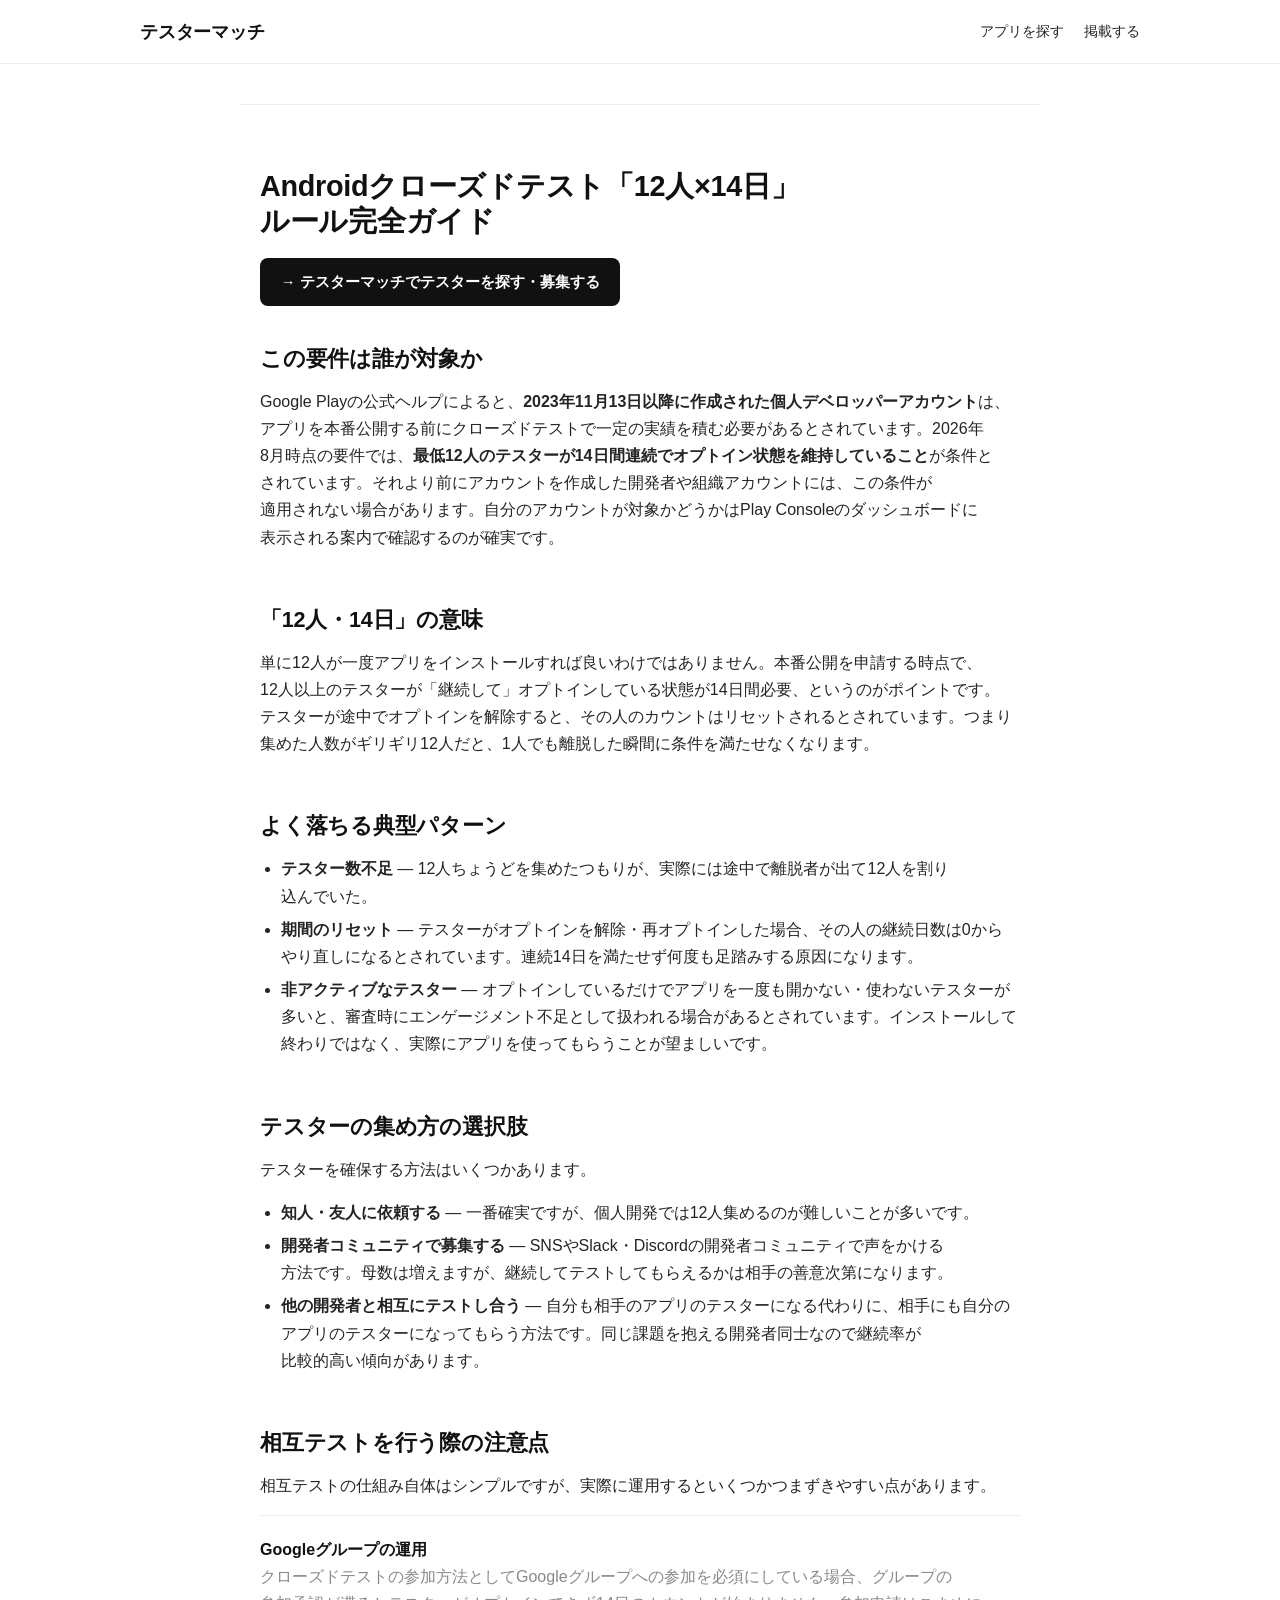
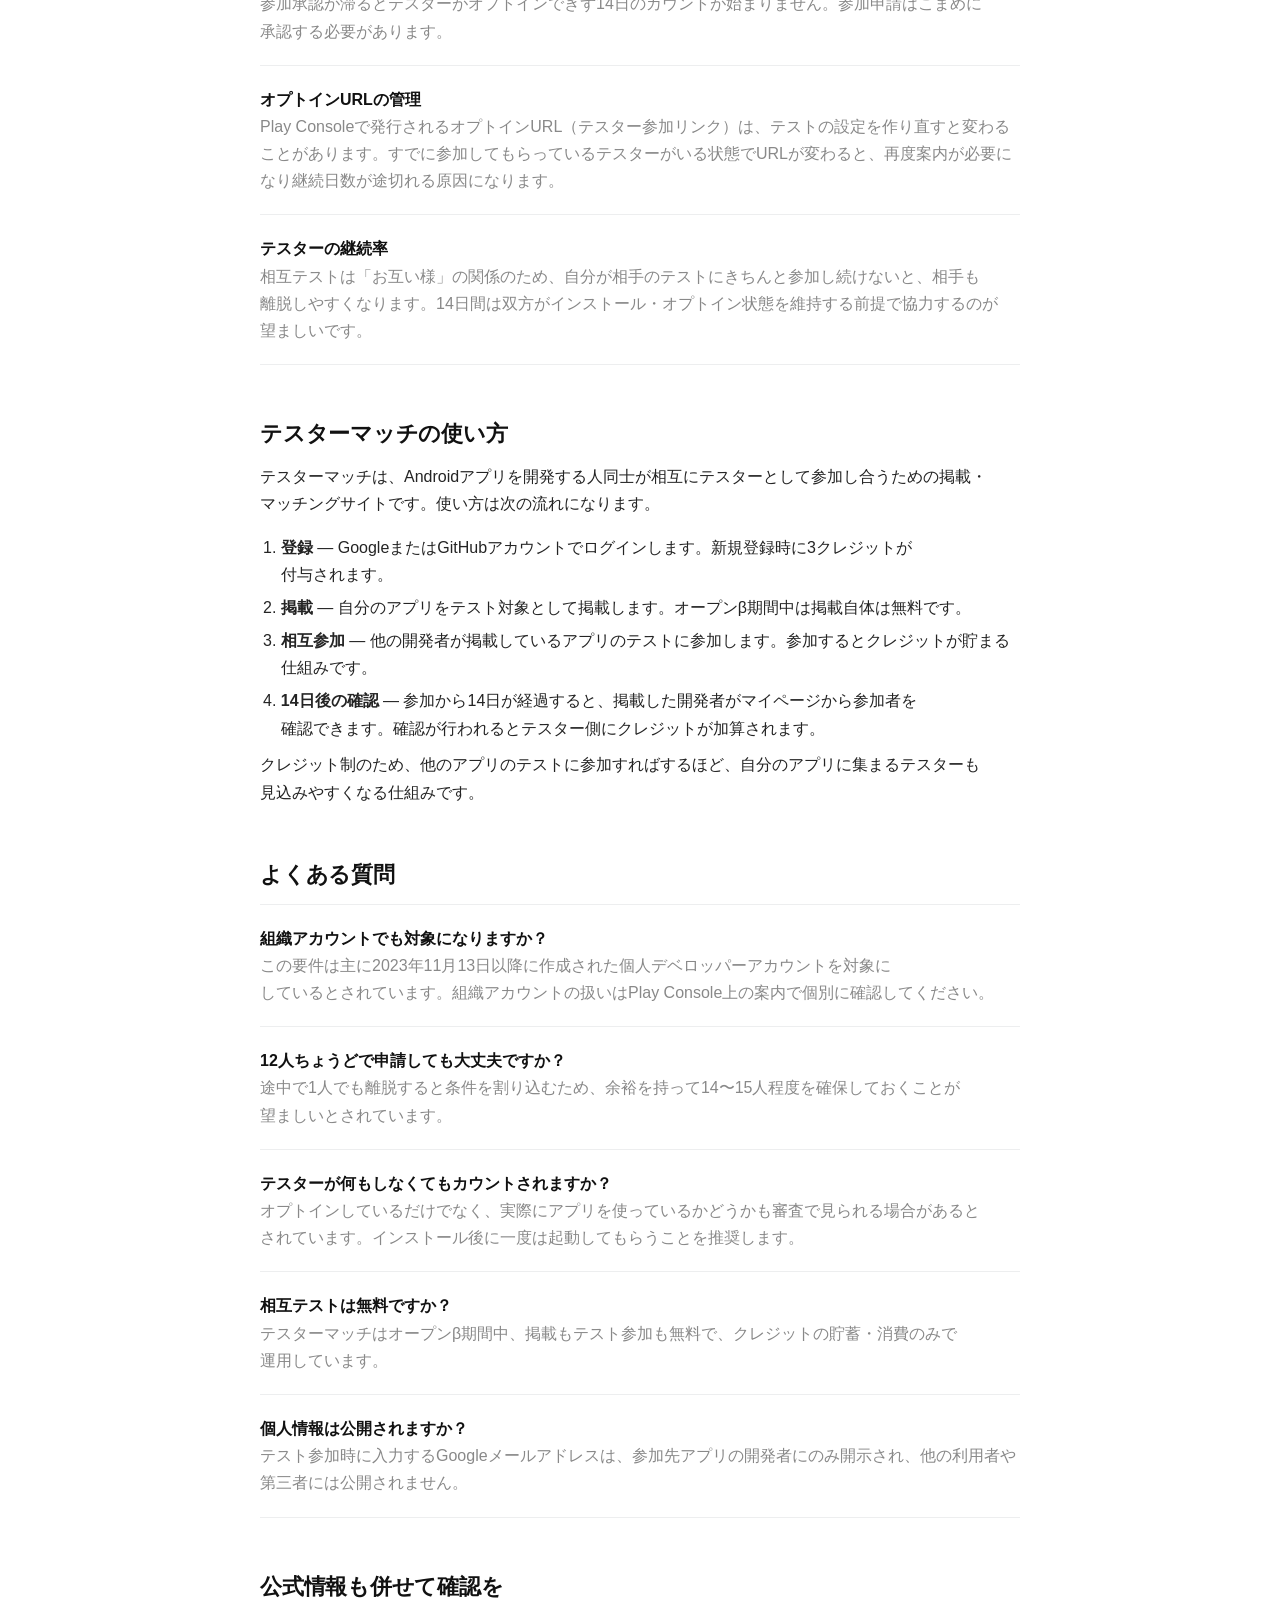
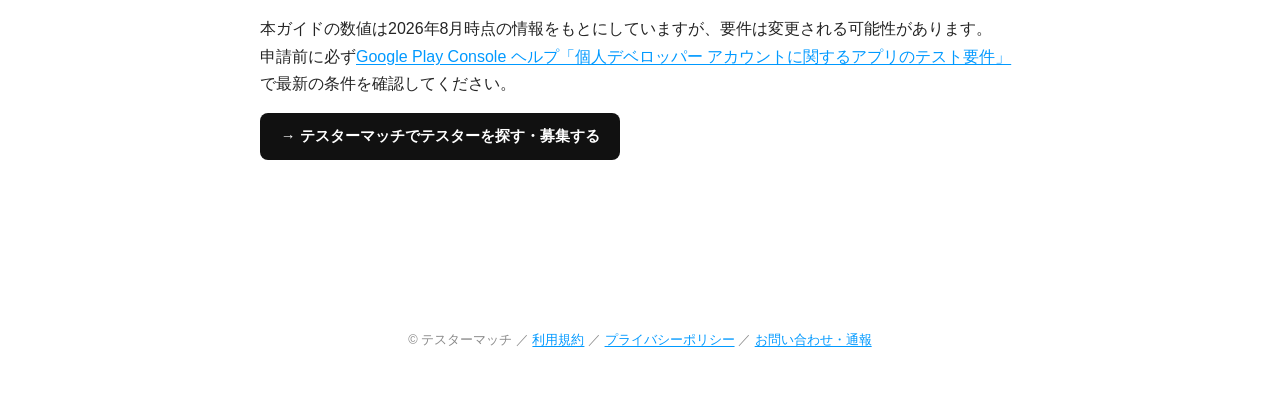
<file: docs/guide/index.html>
<!DOCTYPE html>
<html lang="ja">
<head>
<meta charset="UTF-8">
<meta name="viewport" content="width=device-width, initial-scale=1.0">
<title>Androidクローズドテスト「12人×14日」ルール完全ガイド｜テスターマッチ</title>
<script async src="https://www.googletagmanager.com/gtag/js?id=G-WL26P757KB"></script>
<script>window.dataLayer=window.dataLayer||[];function gtag(){dataLayer.push(arguments);}gtag("js",new Date());gtag("config","G-WL26P757KB");</script>
<meta name="description" content="Google Playのクローズドテスト「12人のテスターが14日間オプトインを継続」という要件を、対象アカウント・落ちる典型パターン・テスターの集め方・相互テストの注意点まで解説。個人開発者向けガイド。">
<link rel="canonical" href="https://claudetarouggl-coder.github.io/tester-match/guide/">
<link rel="icon" href="data:image/svg+xml,<svg xmlns='http://www.w3.org/2000/svg' viewBox='0 0 100 100'><text y='.9em' font-size='90'>🤝</text></svg>">
<link rel="stylesheet" href="../style.css">
</head>
<body>
<header class="site">
  <div class="row">
    <a class="brand" href="../">テスター<span>マッチ</span></a>
    <nav>
      <a href="../">アプリを探す</a>
      <a href="../#/post">掲載する</a>
    </nav>
  </div>
</header>

<main id="view">
<section class="seo">
  <h1>Androidクローズドテスト「12人×14日」ルール完全ガイド</h1>

  <p><a class="btn" href="../">→ テスターマッチでテスターを探す・募集する</a></p>

  <h2>この要件は誰が対象か</h2>
  <p>Google Playの公式ヘルプによると、<strong>2023年11月13日以降に作成された個人デベロッパーアカウント</strong>は、アプリを本番公開する前にクローズドテストで一定の実績を積む必要があるとされています。2026年8月時点の要件では、<strong>最低12人のテスターが14日間連続でオプトイン状態を維持していること</strong>が条件とされています。それより前にアカウントを作成した開発者や組織アカウントには、この条件が適用されない場合があります。自分のアカウントが対象かどうかはPlay Consoleのダッシュボードに表示される案内で確認するのが確実です。</p>

  <h2>「12人・14日」の意味</h2>
  <p>単に12人が一度アプリをインストールすれば良いわけではありません。本番公開を申請する時点で、12人以上のテスターが「継続して」オプトインしている状態が14日間必要、というのがポイントです。テスターが途中でオプトインを解除すると、その人のカウントはリセットされるとされています。つまり集めた人数がギリギリ12人だと、1人でも離脱した瞬間に条件を満たせなくなります。</p>

  <h2>よく落ちる典型パターン</h2>
  <ul>
    <li><strong>テスター数不足</strong> — 12人ちょうどを集めたつもりが、実際には途中で離脱者が出て12人を割り込んでいた。</li>
    <li><strong>期間のリセット</strong> — テスターがオプトインを解除・再オプトインした場合、その人の継続日数は0からやり直しになるとされています。連続14日を満たせず何度も足踏みする原因になります。</li>
    <li><strong>非アクティブなテスター</strong> — オプトインしているだけでアプリを一度も開かない・使わないテスターが多いと、審査時にエンゲージメント不足として扱われる場合があるとされています。インストールして終わりではなく、実際にアプリを使ってもらうことが望ましいです。</li>
  </ul>

  <h2>テスターの集め方の選択肢</h2>
  <p>テスターを確保する方法はいくつかあります。</p>
  <ul>
    <li><strong>知人・友人に依頼する</strong> — 一番確実ですが、個人開発では12人集めるのが難しいことが多いです。</li>
    <li><strong>開発者コミュニティで募集する</strong> — SNSやSlack・Discordの開発者コミュニティで声をかける方法です。母数は増えますが、継続してテストしてもらえるかは相手の善意次第になります。</li>
    <li><strong>他の開発者と相互にテストし合う</strong> — 自分も相手のアプリのテスターになる代わりに、相手にも自分のアプリのテスターになってもらう方法です。同じ課題を抱える開発者同士なので継続率が比較的高い傾向があります。</li>
  </ul>

  <h2>相互テストを行う際の注意点</h2>
  <p>相互テストの仕組み自体はシンプルですが、実際に運用するといくつかつまずきやすい点があります。</p>
  <dl class="faq">
    <dt>Googleグループの運用</dt>
    <dd>クローズドテストの参加方法としてGoogleグループへの参加を必須にしている場合、グループの参加承認が滞るとテスターがオプトインできず14日のカウントが始まりません。参加申請はこまめに承認する必要があります。</dd>
    <dt>オプトインURLの管理</dt>
    <dd>Play Consoleで発行されるオプトインURL（テスター参加リンク）は、テストの設定を作り直すと変わることがあります。すでに参加してもらっているテスターがいる状態でURLが変わると、再度案内が必要になり継続日数が途切れる原因になります。</dd>
    <dt>テスターの継続率</dt>
    <dd>相互テストは「お互い様」の関係のため、自分が相手のテストにきちんと参加し続けないと、相手も離脱しやすくなります。14日間は双方がインストール・オプトイン状態を維持する前提で協力するのが望ましいです。</dd>
  </dl>

  <h2>テスターマッチの使い方</h2>
  <p>テスターマッチは、Androidアプリを開発する人同士が相互にテスターとして参加し合うための掲載・マッチングサイトです。使い方は次の流れになります。</p>
  <ol>
    <li><strong>登録</strong> — GoogleまたはGitHubアカウントでログインします。新規登録時に3クレジットが付与されます。</li>
    <li><strong>掲載</strong> — 自分のアプリをテスト対象として掲載します。オープンβ期間中は掲載自体は無料です。</li>
    <li><strong>相互参加</strong> — 他の開発者が掲載しているアプリのテストに参加します。参加するとクレジットが貯まる仕組みです。</li>
    <li><strong>14日後の確認</strong> — 参加から14日が経過すると、掲載した開発者がマイページから参加者を確認できます。確認が行われるとテスター側にクレジットが加算されます。</li>
  </ol>
  <p>クレジット制のため、他のアプリのテストに参加すればするほど、自分のアプリに集まるテスターも見込みやすくなる仕組みです。</p>

  <h2>よくある質問</h2>
  <dl class="faq">
    <dt>組織アカウントでも対象になりますか？</dt>
    <dd>この要件は主に2023年11月13日以降に作成された個人デベロッパーアカウントを対象にしているとされています。組織アカウントの扱いはPlay Console上の案内で個別に確認してください。</dd>
    <dt>12人ちょうどで申請しても大丈夫ですか？</dt>
    <dd>途中で1人でも離脱すると条件を割り込むため、余裕を持って14〜15人程度を確保しておくことが望ましいとされています。</dd>
    <dt>テスターが何もしなくてもカウントされますか？</dt>
    <dd>オプトインしているだけでなく、実際にアプリを使っているかどうかも審査で見られる場合があるとされています。インストール後に一度は起動してもらうことを推奨します。</dd>
    <dt>相互テストは無料ですか？</dt>
    <dd>テスターマッチはオープンβ期間中、掲載もテスト参加も無料で、クレジットの貯蓄・消費のみで運用しています。</dd>
    <dt>個人情報は公開されますか？</dt>
    <dd>テスト参加時に入力するGoogleメールアドレスは、参加先アプリの開発者にのみ開示され、他の利用者や第三者には公開されません。</dd>
  </dl>

  <h2>公式情報も併せて確認を</h2>
  <p>本ガイドの数値は2026年8月時点の情報をもとにしていますが、要件は変更される可能性があります。申請前に必ず<a href="https://support.google.com/googleplay/android-developer/answer/14151465" target="_blank" rel="noopener">Google Play Console ヘルプ「個人デベロッパー アカウントに関するアプリのテスト要件」</a>で最新の条件を確認してください。</p>

  <p><a class="btn" href="../">→ テスターマッチでテスターを探す・募集する</a></p>
</section>
</main>

<footer>
  &copy; テスターマッチ ／ <a href="../terms/">利用規約</a> ／ <a href="../privacy/">プライバシーポリシー</a> ／ <a href="https://github.com/claudetarouggl-coder/tester-match/issues" target="_blank" rel="noopener">お問い合わせ・通報</a>
</footer>
</body>
</html>
</file>
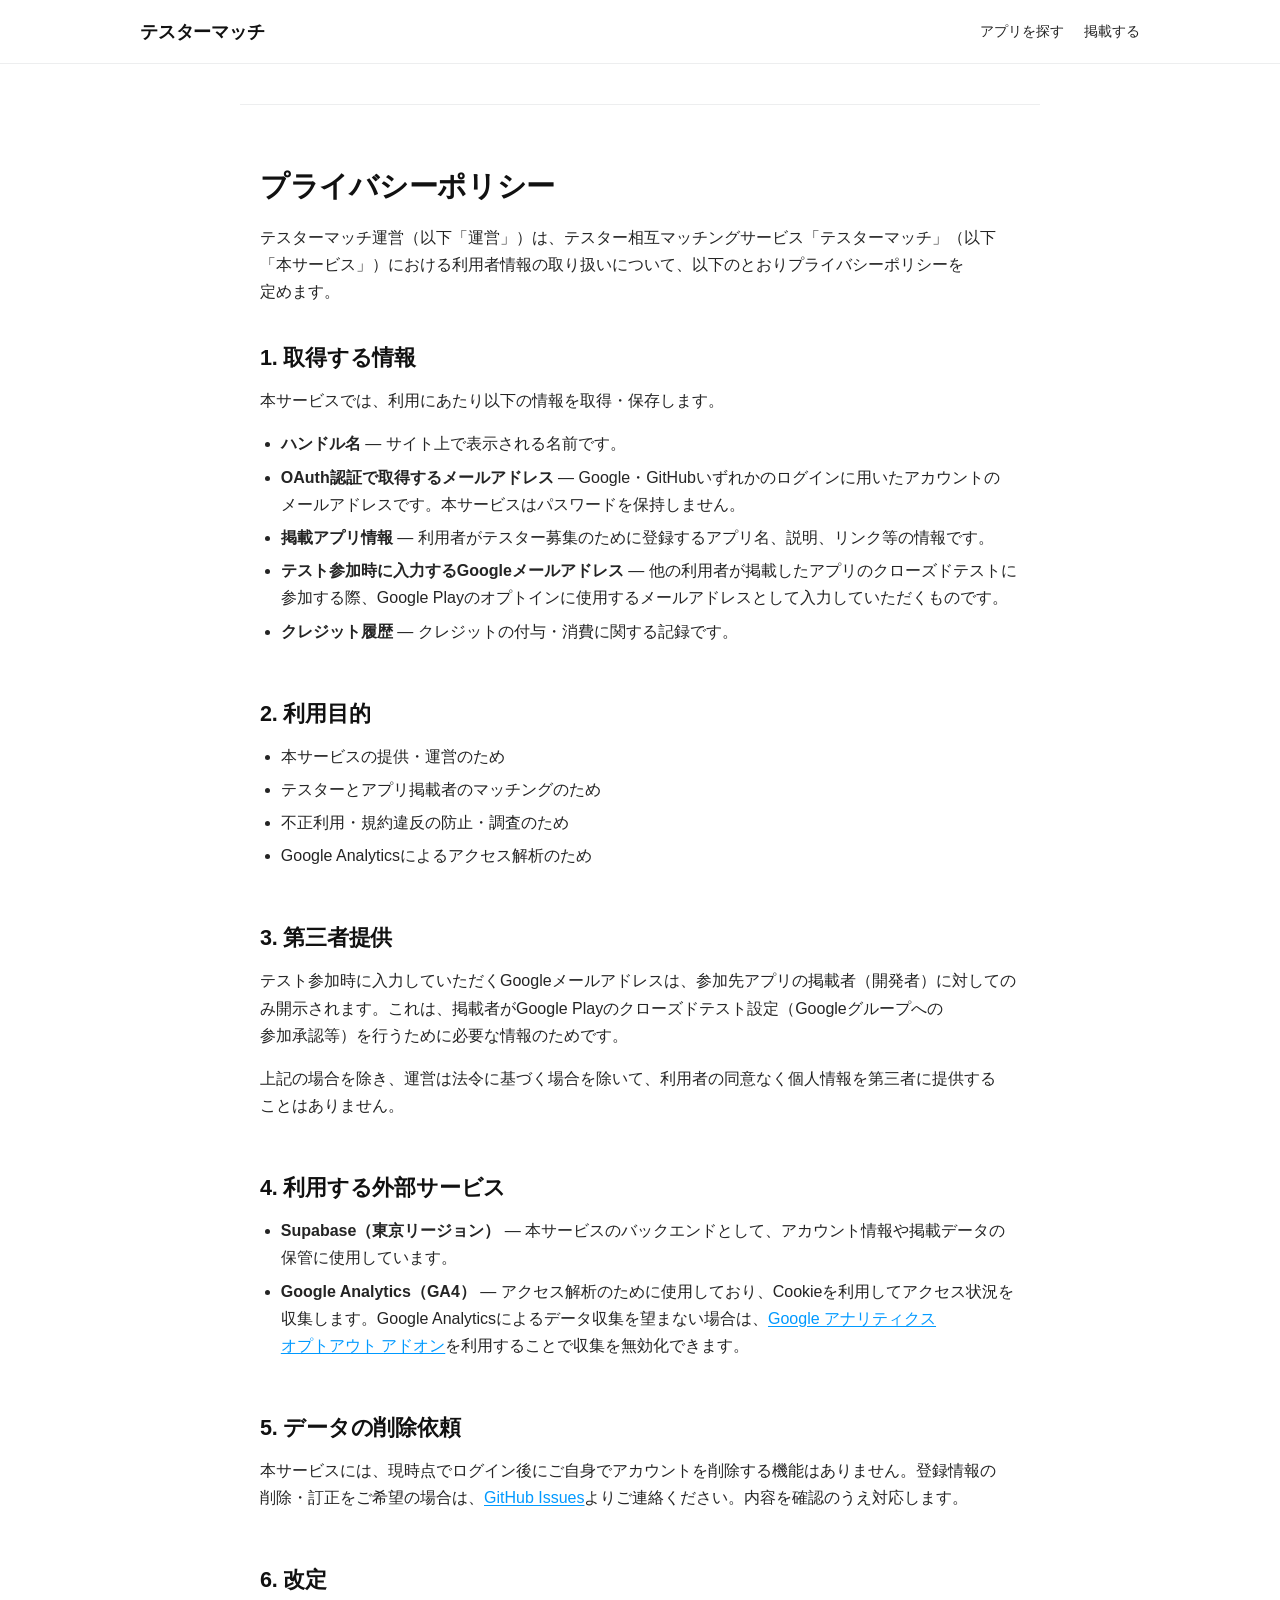
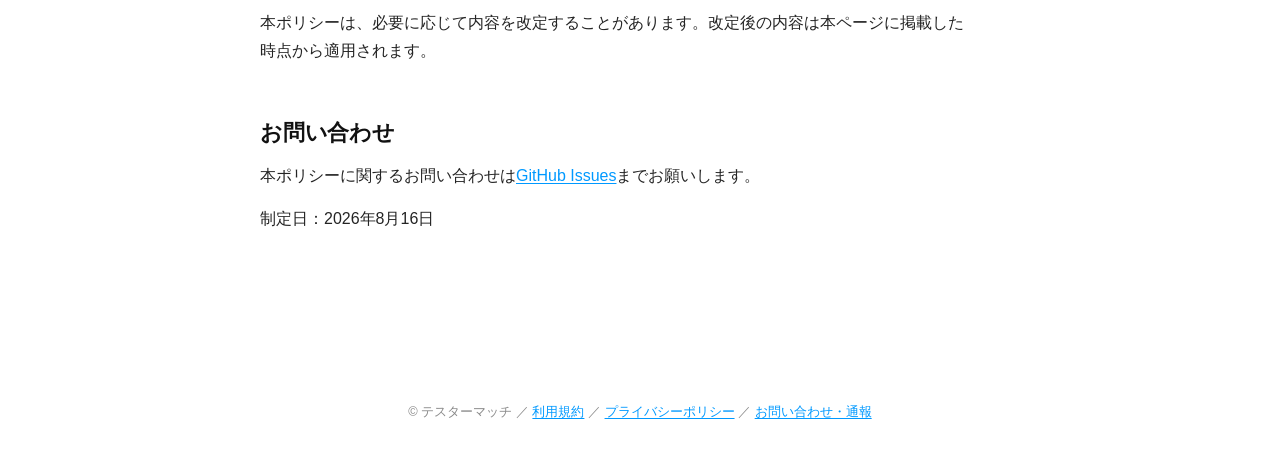
<file: docs/privacy/index.html>
<!DOCTYPE html>
<html lang="ja">
<head>
<meta charset="UTF-8">
<meta name="viewport" content="width=device-width, initial-scale=1.0">
<title>プライバシーポリシー｜テスターマッチ</title>
<script async src="https://www.googletagmanager.com/gtag/js?id=G-WL26P757KB"></script>
<script>window.dataLayer=window.dataLayer||[];function gtag(){dataLayer.push(arguments);}gtag("js",new Date());gtag("config","G-WL26P757KB");</script>
<meta name="description" content="テスターマッチのプライバシーポリシー。取得する情報、利用目的、第三者提供、Supabase・Google Analyticsなど外部サービスの利用について説明しています。">
<link rel="canonical" href="https://claudetarouggl-coder.github.io/tester-match/privacy/">
<link rel="icon" href="data:image/svg+xml,<svg xmlns='http://www.w3.org/2000/svg' viewBox='0 0 100 100'><text y='.9em' font-size='90'>🤝</text></svg>">
<link rel="stylesheet" href="../style.css">
</head>
<body>
<header class="site">
  <div class="row">
    <a class="brand" href="../">テスター<span>マッチ</span></a>
    <nav>
      <a href="../">アプリを探す</a>
      <a href="../#/post">掲載する</a>
    </nav>
  </div>
</header>

<main id="view">
<section class="seo">
  <h1>プライバシーポリシー</h1>

  <p>テスターマッチ運営（以下「運営」）は、テスター相互マッチングサービス「テスターマッチ」（以下「本サービス」）における利用者情報の取り扱いについて、以下のとおりプライバシーポリシーを定めます。</p>

  <h2>1. 取得する情報</h2>
  <p>本サービスでは、利用にあたり以下の情報を取得・保存します。</p>
  <ul>
    <li><strong>ハンドル名</strong> — サイト上で表示される名前です。</li>
    <li><strong>OAuth認証で取得するメールアドレス</strong> — Google・GitHubいずれかのログインに用いたアカウントのメールアドレスです。本サービスはパスワードを保持しません。</li>
    <li><strong>掲載アプリ情報</strong> — 利用者がテスター募集のために登録するアプリ名、説明、リンク等の情報です。</li>
    <li><strong>テスト参加時に入力するGoogleメールアドレス</strong> — 他の利用者が掲載したアプリのクローズドテストに参加する際、Google Playのオプトインに使用するメールアドレスとして入力していただくものです。</li>
    <li><strong>クレジット履歴</strong> — クレジットの付与・消費に関する記録です。</li>
  </ul>

  <h2>2. 利用目的</h2>
  <ul>
    <li>本サービスの提供・運営のため</li>
    <li>テスターとアプリ掲載者のマッチングのため</li>
    <li>不正利用・規約違反の防止・調査のため</li>
    <li>Google Analyticsによるアクセス解析のため</li>
  </ul>

  <h2>3. 第三者提供</h2>
  <p>テスト参加時に入力していただくGoogleメールアドレスは、参加先アプリの掲載者（開発者）に対してのみ開示されます。これは、掲載者がGoogle Playのクローズドテスト設定（Googleグループへの参加承認等）を行うために必要な情報のためです。</p>
  <p>上記の場合を除き、運営は法令に基づく場合を除いて、利用者の同意なく個人情報を第三者に提供することはありません。</p>

  <h2>4. 利用する外部サービス</h2>
  <ul>
    <li><strong>Supabase（東京リージョン）</strong> — 本サービスのバックエンドとして、アカウント情報や掲載データの保管に使用しています。</li>
    <li><strong>Google Analytics（GA4）</strong> — アクセス解析のために使用しており、Cookieを利用してアクセス状況を収集します。Google Analyticsによるデータ収集を望まない場合は、<a href="https://tools.google.com/dlpage/gaoptout" target="_blank" rel="noopener">Google アナリティクス オプトアウト アドオン</a>を利用することで収集を無効化できます。</li>
  </ul>

  <h2>5. データの削除依頼</h2>
  <p>本サービスには、現時点でログイン後にご自身でアカウントを削除する機能はありません。登録情報の削除・訂正をご希望の場合は、<a href="https://github.com/claudetarouggl-coder/tester-match/issues" target="_blank" rel="noopener">GitHub Issues</a>よりご連絡ください。内容を確認のうえ対応します。</p>

  <h2>6. 改定</h2>
  <p>本ポリシーは、必要に応じて内容を改定することがあります。改定後の内容は本ページに掲載した時点から適用されます。</p>

  <h2>お問い合わせ</h2>
  <p>本ポリシーに関するお問い合わせは<a href="https://github.com/claudetarouggl-coder/tester-match/issues" target="_blank" rel="noopener">GitHub Issues</a>までお願いします。</p>

  <p>制定日：2026年8月16日</p>
</section>
</main>

<footer>
  &copy; テスターマッチ ／ <a href="../terms/">利用規約</a> ／ <a href="../privacy/">プライバシーポリシー</a> ／ <a href="https://github.com/claudetarouggl-coder/tester-match/issues" target="_blank" rel="noopener">お問い合わせ・通報</a>
</footer>
</body>
</html>
</file>
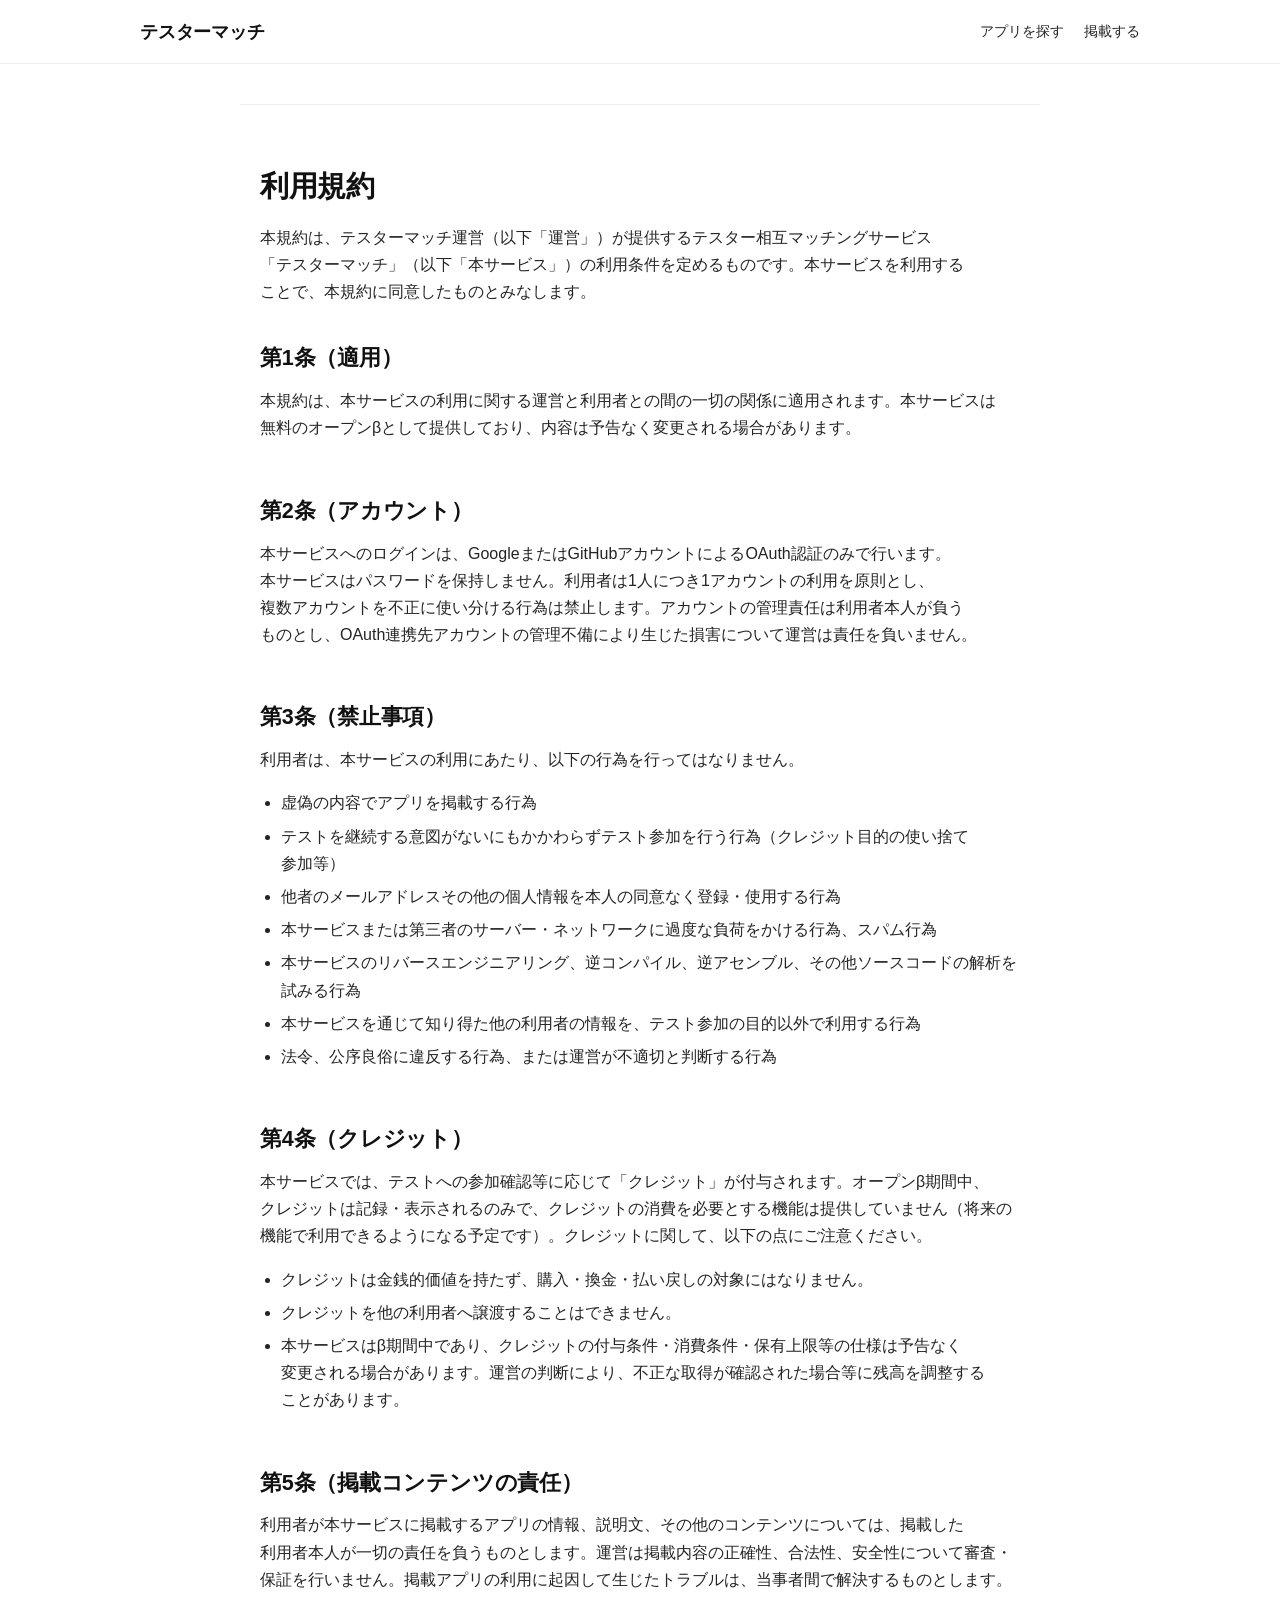
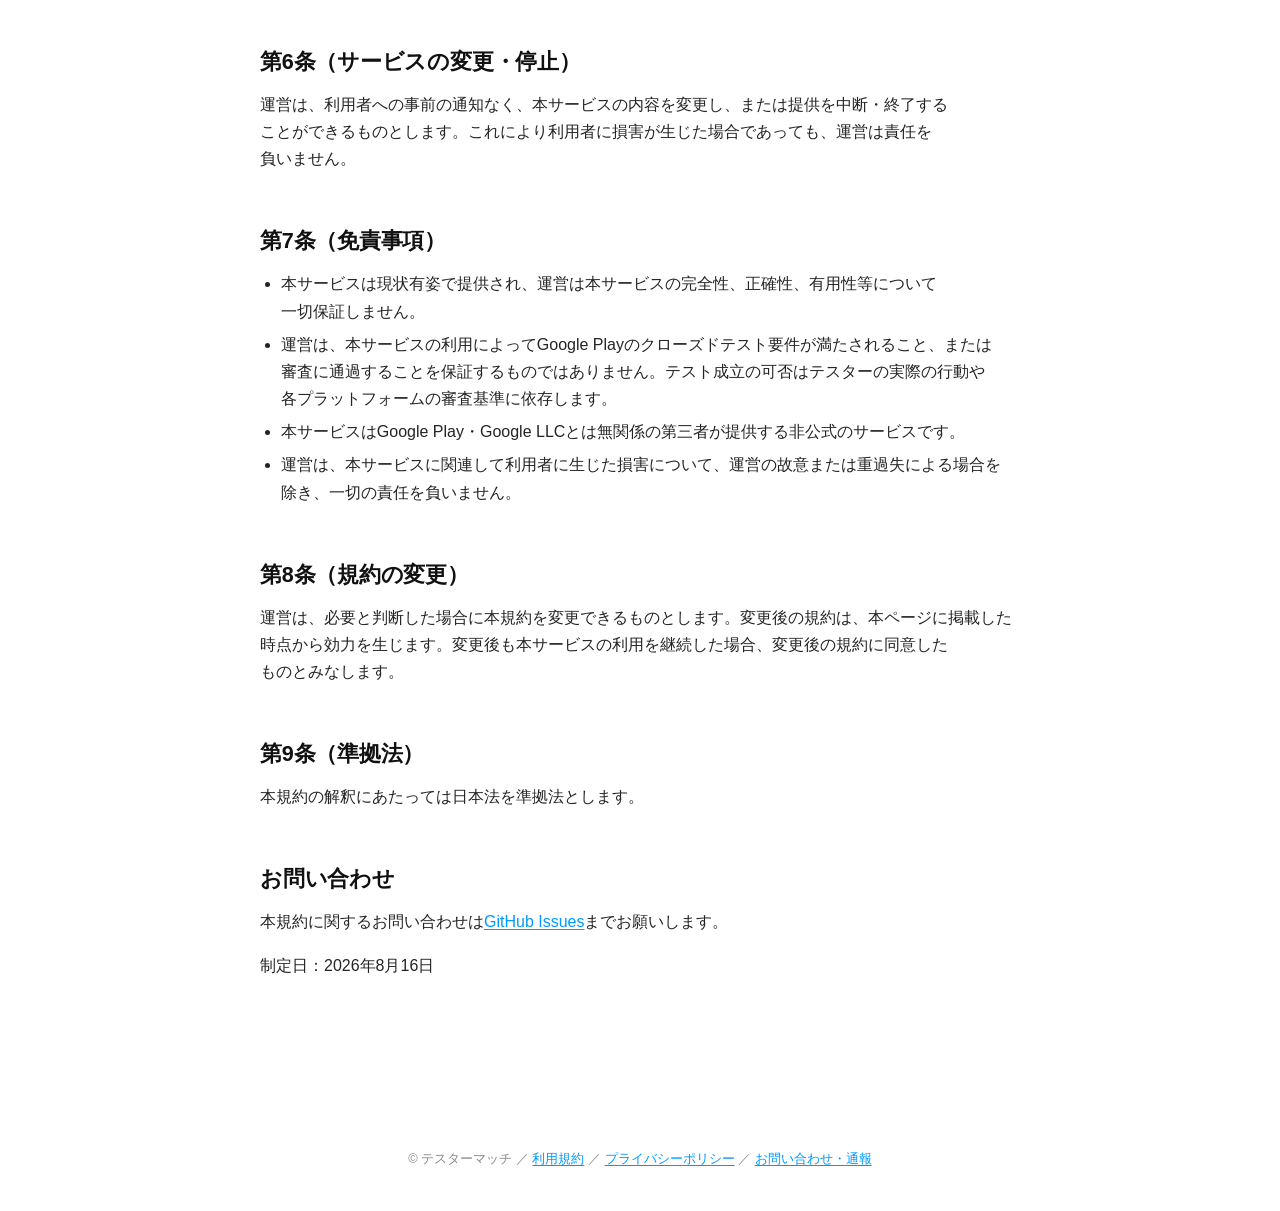
<file: docs/terms/index.html>
<!DOCTYPE html>
<html lang="ja">
<head>
<meta charset="UTF-8">
<meta name="viewport" content="width=device-width, initial-scale=1.0">
<title>利用規約｜テスターマッチ</title>
<script async src="https://www.googletagmanager.com/gtag/js?id=G-WL26P757KB"></script>
<script>window.dataLayer=window.dataLayer||[];function gtag(){dataLayer.push(arguments);}gtag("js",new Date());gtag("config","G-WL26P757KB");</script>
<meta name="description" content="テスターマッチの利用規約。アカウント、禁止事項、クレジットの扱い、掲載コンテンツの責任、免責事項について定めています。">
<link rel="canonical" href="https://claudetarouggl-coder.github.io/tester-match/terms/">
<link rel="icon" href="data:image/svg+xml,<svg xmlns='http://www.w3.org/2000/svg' viewBox='0 0 100 100'><text y='.9em' font-size='90'>🤝</text></svg>">
<link rel="stylesheet" href="../style.css">
</head>
<body>
<header class="site">
  <div class="row">
    <a class="brand" href="../">テスター<span>マッチ</span></a>
    <nav>
      <a href="../">アプリを探す</a>
      <a href="../#/post">掲載する</a>
    </nav>
  </div>
</header>

<main id="view">
<section class="seo">
  <h1>利用規約</h1>

  <p>本規約は、テスターマッチ運営（以下「運営」）が提供するテスター相互マッチングサービス「テスターマッチ」（以下「本サービス」）の利用条件を定めるものです。本サービスを利用することで、本規約に同意したものとみなします。</p>

  <h2>第1条（適用）</h2>
  <p>本規約は、本サービスの利用に関する運営と利用者との間の一切の関係に適用されます。本サービスは無料のオープンβとして提供しており、内容は予告なく変更される場合があります。</p>

  <h2>第2条（アカウント）</h2>
  <p>本サービスへのログインは、GoogleまたはGitHubアカウントによるOAuth認証のみで行います。本サービスはパスワードを保持しません。利用者は1人につき1アカウントの利用を原則とし、複数アカウントを不正に使い分ける行為は禁止します。アカウントの管理責任は利用者本人が負うものとし、OAuth連携先アカウントの管理不備により生じた損害について運営は責任を負いません。</p>

  <h2>第3条（禁止事項）</h2>
  <p>利用者は、本サービスの利用にあたり、以下の行為を行ってはなりません。</p>
  <ul>
    <li>虚偽の内容でアプリを掲載する行為</li>
    <li>テストを継続する意図がないにもかかわらずテスト参加を行う行為（クレジット目的の使い捨て参加等）</li>
    <li>他者のメールアドレスその他の個人情報を本人の同意なく登録・使用する行為</li>
    <li>本サービスまたは第三者のサーバー・ネットワークに過度な負荷をかける行為、スパム行為</li>
    <li>本サービスのリバースエンジニアリング、逆コンパイル、逆アセンブル、その他ソースコードの解析を試みる行為</li>
    <li>本サービスを通じて知り得た他の利用者の情報を、テスト参加の目的以外で利用する行為</li>
    <li>法令、公序良俗に違反する行為、または運営が不適切と判断する行為</li>
  </ul>

  <h2>第4条（クレジット）</h2>
  <p>本サービスでは、テストへの参加確認等に応じて「クレジット」が付与されます。オープンβ期間中、クレジットは記録・表示されるのみで、クレジットの消費を必要とする機能は提供していません（将来の機能で利用できるようになる予定です）。クレジットに関して、以下の点にご注意ください。</p>
  <ul>
    <li>クレジットは金銭的価値を持たず、購入・換金・払い戻しの対象にはなりません。</li>
    <li>クレジットを他の利用者へ譲渡することはできません。</li>
    <li>本サービスはβ期間中であり、クレジットの付与条件・消費条件・保有上限等の仕様は予告なく変更される場合があります。運営の判断により、不正な取得が確認された場合等に残高を調整することがあります。</li>
  </ul>

  <h2>第5条（掲載コンテンツの責任）</h2>
  <p>利用者が本サービスに掲載するアプリの情報、説明文、その他のコンテンツについては、掲載した利用者本人が一切の責任を負うものとします。運営は掲載内容の正確性、合法性、安全性について審査・保証を行いません。掲載アプリの利用に起因して生じたトラブルは、当事者間で解決するものとします。</p>

  <h2>第6条（サービスの変更・停止）</h2>
  <p>運営は、利用者への事前の通知なく、本サービスの内容を変更し、または提供を中断・終了することができるものとします。これにより利用者に損害が生じた場合であっても、運営は責任を負いません。</p>

  <h2>第7条（免責事項）</h2>
  <ul>
    <li>本サービスは現状有姿で提供され、運営は本サービスの完全性、正確性、有用性等について一切保証しません。</li>
    <li>運営は、本サービスの利用によってGoogle Playのクローズドテスト要件が満たされること、または審査に通過することを保証するものではありません。テスト成立の可否はテスターの実際の行動や各プラットフォームの審査基準に依存します。</li>
    <li>本サービスはGoogle Play・Google LLCとは無関係の第三者が提供する非公式のサービスです。</li>
    <li>運営は、本サービスに関連して利用者に生じた損害について、運営の故意または重過失による場合を除き、一切の責任を負いません。</li>
  </ul>

  <h2>第8条（規約の変更）</h2>
  <p>運営は、必要と判断した場合に本規約を変更できるものとします。変更後の規約は、本ページに掲載した時点から効力を生じます。変更後も本サービスの利用を継続した場合、変更後の規約に同意したものとみなします。</p>

  <h2>第9条（準拠法）</h2>
  <p>本規約の解釈にあたっては日本法を準拠法とします。</p>

  <h2>お問い合わせ</h2>
  <p>本規約に関するお問い合わせは<a href="https://github.com/claudetarouggl-coder/tester-match/issues" target="_blank" rel="noopener">GitHub Issues</a>までお願いします。</p>

  <p>制定日：2026年8月16日</p>
</section>
</main>

<footer>
  &copy; テスターマッチ ／ <a href="../terms/">利用規約</a> ／ <a href="../privacy/">プライバシーポリシー</a> ／ <a href="https://github.com/claudetarouggl-coder/tester-match/issues" target="_blank" rel="noopener">お問い合わせ・通報</a>
</footer>
</body>
</html>
</file>
<file: docs/style.css>
*{margin:0;padding:0;box-sizing:border-box}
:root{
  --bg:#ffffff;
  --text:#242424;
  --text-strong:#111111;
  --text-sub:#898989;
  --link:#0099ff;
  --border:rgba(34,42,53,.08);
  --border-strong:rgba(34,42,53,.15);
  --shadow:0 1px 5px -4px rgba(19,19,22,.7),0 0 0 1px rgba(34,42,53,.08),0 4px 8px rgba(34,42,53,.05);
  --ring:0 0 0 1px rgba(34,42,53,.14),0 1px 2px rgba(34,42,53,.04);
  --green-text:#16803c;
  --green-bg:#e7f5ec;
  --gray-text:var(--text-sub);
  --gray-bg:#f0f0f1;
  --danger:#c0392b;
  --maxw:1040px;
  --radius:12px;
}
html{-webkit-text-size-adjust:100%}
body{
  font-family:-apple-system,BlinkMacSystemFont,"Segoe UI","Hiragino Sans","Noto Sans JP",Meiryo,sans-serif;
  background:var(--bg);
  color:var(--text);
  line-height:1.7;
  font-weight:400;
  -webkit-font-smoothing:antialiased;
}
a{color:var(--link);text-decoration:underline;text-underline-offset:2px}
a:hover{opacity:.8}
:focus-visible{outline:2px solid var(--link);outline-offset:2px;border-radius:4px}

h1,h2,h3{font-weight:700;letter-spacing:-.01em;line-height:1.2;color:var(--text-strong)}

/* ---- header ---- */
header.site{background:var(--bg);border-bottom:1px solid var(--border);position:sticky;top:0;z-index:10}
header.site .row{max-width:var(--maxw);margin:0 auto;display:flex;align-items:center;justify-content:space-between;flex-wrap:wrap;gap:12px;padding:16px 20px}
.brand{font-weight:700;font-size:1.15rem;color:var(--text-strong);text-decoration:none;letter-spacing:-.01em}
.brand:hover{opacity:1}
.brand span{color:var(--text-strong)}
header.site nav{display:flex;gap:20px;flex-wrap:wrap;font-size:.9rem}
header.site nav a{color:var(--text);text-decoration:none;font-weight:500}
header.site nav a:hover{color:var(--link);opacity:1}

/* ---- layout ---- */
main#view{max-width:var(--maxw);margin:0 auto;padding:40px 20px;min-height:40vh}
.seo{max-width:800px;margin:0 auto;padding:64px 20px 80px;color:var(--text);border-top:1px solid var(--border)}
.seo h1{font-size:1.8rem;margin-bottom:20px}
.seo > p{margin-bottom:16px}
.seo p,.seo li,.seo dd{word-break:auto-phrase}
.seo h2{font-size:1.35rem;margin:56px 0 16px}
.seo h2:first-of-type{margin-top:40px}
.seo h3{font-size:1.05rem;margin-bottom:8px}
.seo ul,.seo ol:not(.steps){margin-left:1.4rem;margin-bottom:16px}
.seo li{margin-bottom:6px}
.seo dl.faq{border-top:1px solid var(--border)}
.seo dl.faq dt{padding-top:20px;font-weight:700;color:var(--text-strong)}
.seo dl.faq dd{padding-bottom:20px;margin-left:0;border-bottom:1px solid var(--border);color:var(--text-sub)}

/* ---- hero ---- */
.hero{text-align:center;padding:56px 20px 72px}
h1,h2,h3{word-break:auto-phrase}
.hero h1{font-size:2.1rem;max-width:640px;margin:0 auto 16px}
.hero .lead{color:var(--text-sub);font-size:1.05rem;max-width:560px;margin:0 auto 32px;word-break:auto-phrase}
body.route-sub .seo{display:none}
.hero-actions{display:flex;gap:16px;justify-content:center;flex-wrap:wrap}

/* ---- steps (3-step usage cards) ---- */
ol.steps{list-style:none;display:grid;grid-template-columns:repeat(3,1fr);gap:20px;margin:0 0 24px}
.step-card{background:var(--bg);box-shadow:var(--shadow);border-radius:var(--radius);padding:24px}
.step-num{display:inline-flex;align-items:center;justify-content:center;width:32px;height:32px;border-radius:50%;background:var(--text-strong);color:#fff;font-weight:700;font-size:.9rem;margin-bottom:12px}
.step-card h3{margin-bottom:6px}
.step-card p{color:var(--text-sub);font-size:.92rem}

/* ---- cards / lists ---- */
.app-grid{display:grid;grid-template-columns:repeat(auto-fill,minmax(300px,1fr));gap:20px}
.card{background:var(--bg);box-shadow:var(--shadow);border-radius:var(--radius);padding:22px;margin-bottom:16px}
.card h3{margin-bottom:2px;font-size:1.05rem}
.card-head{display:flex;align-items:flex-start;justify-content:space-between;gap:10px}
.card-head h1,.card-head h3{margin-bottom:0}
main#view ol,main#view ul{margin-left:1.3rem;margin-bottom:.6rem}
.pkg{color:var(--text-sub);font-size:.78rem;font-family:ui-monospace,SFMono-Regular,Menlo,Consolas,monospace;word-break:break-all;margin-top:2px}
.card-desc{color:var(--text-sub);font-size:.9rem;margin:12px 0;display:-webkit-box;-webkit-line-clamp:2;-webkit-box-orient:vertical;overflow:hidden}
.desc{color:var(--text);font-size:.95rem;margin:16px 0;white-space:pre-wrap}

.progress{background:var(--gray-bg);border-radius:999px;height:8px;overflow:hidden;margin:.5rem 0}
.progress-bar{background:var(--text-strong);height:100%}
.meta{font-size:.78rem;color:var(--text-sub)}

/* nested participant rows (inside a card) — flatter than .card to avoid double elevation */
.list-row{padding:12px 0;border-top:1px solid var(--border);display:flex;flex-wrap:wrap;align-items:center;gap:10px 14px}
.list-row:first-child{border-top:none;padding-top:0}

/* ---- badges ---- */
.badge{display:inline-flex;align-items:center;padding:.25rem .65rem;border-radius:999px;font-size:.72rem;font-weight:600;white-space:nowrap;flex-shrink:0}
.badge.recruiting{color:var(--green-text);background:var(--green-bg)}
.badge.confirmed{color:var(--green-text);background:var(--green-bg)}
.badge.closed{color:var(--gray-text);background:var(--gray-bg)}
.badge.joined{color:var(--gray-text);background:var(--gray-bg)}
.badge.dropped{color:var(--gray-text);background:var(--gray-bg)}

/* ---- buttons ---- */
button,.btn{
  background:var(--text-strong);color:#fff;border:none;border-radius:8px;
  padding:.7rem 1.3rem;font-size:.92rem;font-weight:600;cursor:pointer;
  display:inline-block;text-decoration:none;text-align:center;font-family:inherit;
}
button:hover,.btn:hover{opacity:.85;text-decoration:none}
button:disabled{background:var(--gray-bg);color:var(--text-sub);cursor:not-allowed;opacity:1}
button.secondary,.btn.secondary{background:#fff;color:var(--text-strong);box-shadow:var(--ring)}
button.secondary:hover,.btn.secondary:hover{background:#f7f7f8;opacity:1}
button.danger{background:#fff;color:var(--danger);box-shadow:0 0 0 1px rgba(192,57,43,.35)}
button.danger:hover{background:#fdf2f1;opacity:1}

/* provider login buttons */
.auth-card{max-width:380px;margin:32px auto 0}
.btn-provider{
  width:100%;display:flex;align-items:center;justify-content:center;gap:.7rem;
  background:#fff;color:var(--text-strong);box-shadow:var(--ring);
  border-radius:8px;padding:.85rem 1.2rem;font-size:.95rem;font-weight:600;
  border:none;cursor:pointer;margin-bottom:14px;font-family:inherit;
}
.btn-provider:hover{background:#f7f7f8;opacity:1}
.provider-icon{width:22px;height:22px;border-radius:50%;border:1px solid var(--border-strong);display:inline-flex;align-items:center;justify-content:center;font-size:.68rem;font-weight:700;flex-shrink:0}

/* ---- forms ---- */
input,textarea{
  width:100%;background:#fff;border:1px solid var(--border-strong);border-radius:8px;
  padding:.65rem .8rem;color:var(--text);font-size:.95rem;margin:.3rem 0 .6rem;font-family:inherit;
}
input:focus,textarea:focus{border-color:var(--link)}
label{font-size:.85rem;font-weight:600;color:var(--text-strong);display:block;margin-top:1rem}
form .hint{font-size:12px;color:var(--text-sub);margin:-.3rem 0 .5rem}

/* ---- misc ---- */
.toast{position:fixed;bottom:20px;left:50%;transform:translateX(-50%);background:#fff;box-shadow:var(--shadow);padding:.7rem 1.1rem;border-radius:8px;font-size:.87rem;z-index:50;max-width:90vw;color:var(--text)}
.toast.err{color:var(--danger)}
.setup-banner{background:#f7f7f8;border:1px solid var(--border-strong);color:var(--text);padding:16px 20px;border-radius:var(--radius);margin-bottom:24px;font-size:.9rem}
.section{margin:56px 0}
.section:first-child{margin-top:0}
.section h2{font-size:1.25rem;margin-bottom:20px;padding-bottom:12px;border-bottom:1px solid var(--border)}
.small{font-size:.85rem;color:var(--text-sub)}
.stat{display:flex;gap:1.2rem;flex-wrap:wrap;margin:.5rem 0}
.stat .n{font-size:1.5rem;font-weight:700;color:var(--text-strong)}
.empty-state{text-align:center;padding:48px 24px;color:var(--text-sub)}
.empty-state p{margin-bottom:16px;font-size:.95rem}

footer{max-width:var(--maxw);margin:0 auto;padding:32px 20px 40px;color:var(--text-sub);font-size:.8rem;text-align:center;line-height:1.9}

/* ---- mobile ---- */
@media(max-width:640px){
  main#view{padding:24px 16px}
  .seo{padding:40px 16px 56px}
  .hero{padding:40px 16px 56px}
  .hero h1{font-size:1.6rem}
  .hero-actions{flex-direction:column;align-items:stretch}
  ol.steps{grid-template-columns:1fr}
  .app-grid{grid-template-columns:1fr}
  main#view button,main#view .btn,.seo .btn{width:100%}
}
</file>
